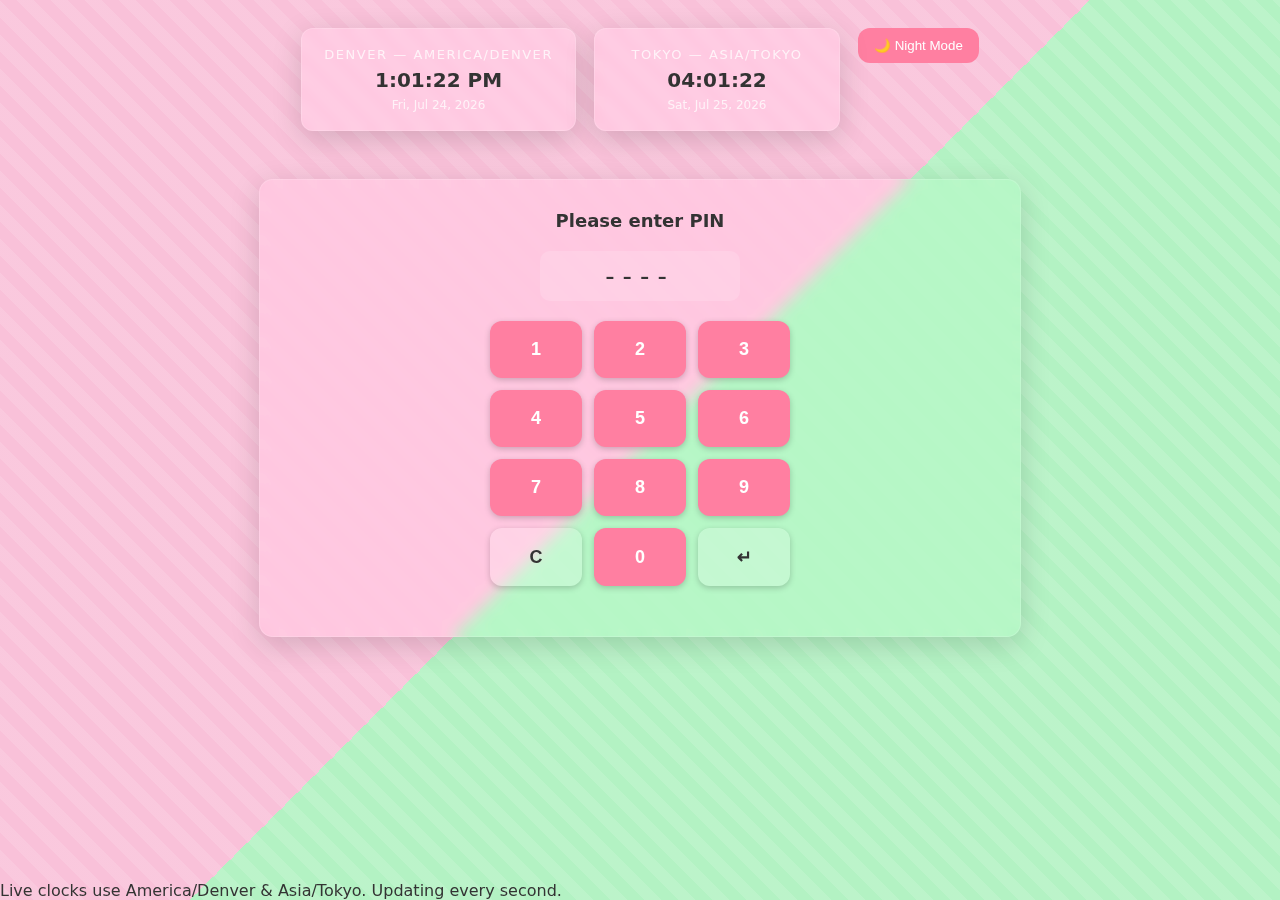
<file: love/index.html>
<!doctype html>
<html lang="en">
<head>
  <meta charset="utf-8" />
  <meta name="viewport" content="width=device-width,initial-scale=1" />
  <title>Serenity ❤️</title>
  <link rel="stylesheet" href="style.css">
</head>
<body>
  <div class="wrap">
    <header>
      <div class="clock">
        <div class="tz">Denver — America/Denver</div>
        <div class="time" id="denverTime">--:--:--</div>
        <div class="date" id="denverDate">--</div>
      </div>
      <div class="clock">
        <div class="tz">Tokyo — Asia/Tokyo</div>
        <div class="time" id="japanTime">--:--:--</div>
        <div class="date" id="japanDate">--</div>
      </div>
      <button id="nightToggle" class="back-btn">🌙 Night Mode</button>
    </header>

    <main>
      <!-- LOGIN CARD -->
      <section class="card" id="loginCard">
        <div class="headline">Please enter PIN</div>
        <div class="pin-display" id="pinDisplay">----</div>
        <div class="pinpad">
          <button>1</button><button>2</button><button>3</button>
          <button>4</button><button>5</button><button>6</button>
          <button>7</button><button>8</button><button>9</button>
          <button class="special" data-action="clear">C</button>
          <button>0</button>
          <button class="special" data-action="enter">↵</button>
        </div>
        <div class="hint" id="feedback"></div>
      </section>

      <!-- MONTHS CARD -->
      <section class="card" id="monthsCard" style="display:none;">
        <div class="months" id="monthsContainer"></div>
      </section>

      <!-- NOTE CARD -->
      <section class="card" id="noteCard" style="display:none;">
        <button class="back-btn" id="backBtn">← Back</button>
        <h3 id="noteTitle"></h3>
        <div class="note-area">
          <textarea id="noteText" readonly></textarea>
        </div>
      </section>
    </main>

    <footer id="footer">
      Live clocks use America/Denver & Asia/Tokyo. Updating every second.
    </footer>
  </div>

  <script src="script.js"></script>
</body>
</html>
</file>
<file: love/style.css>
:root {
  --bg: 
    repeating-linear-gradient(
      45deg, 
      rgba(255,255,255,0.12), 
      rgba(255,255,255,0.12) 12px, 
      transparent 12px, 
      transparent 24px
    ),
    linear-gradient(135deg, #f9c1d9 50%, #b3f2c3 50%);
  --card: rgba(255, 255, 255, 0.1);
  --glass-border: rgba(255, 255, 255, 0.15);
  --accent: #ff7fa1; 
  --accent2: #6ed19c; 
  --muted: rgba(255, 255, 255, 0.75);
  --radius: 14px;
  --shadow: 0 8px 30px rgba(0,0,0,0.15);
  --text-color: #333;
  font-family: 'Inter', system-ui, -apple-system, "Segoe UI", Roboto, "Helvetica Neue", Arial;
}

/* NIGHT MODE */
body.night {
  --card: rgba(20, 30, 50, 0.6);
  --glass-border: rgba(255,255,255,0.1);
  --accent: #ff4f7a;
  --accent2: #4ee08f;
  --muted: rgba(255,255,255,0.5);
  --text-color: #eee;
  background: 
    repeating-linear-gradient(
      45deg, 
      rgba(255,255,255,0.05), 
      rgba(255,255,255,0.05) 12px, 
      transparent 12px, 
      transparent 24px
    ),
    linear-gradient(135deg, #0b1c3f 50%, #1b3d5a 50%);
}

html, body {
  height: 100%;
  margin: 0;
  overflow-x: hidden; /* prevent horizontal scroll on mobile */
  background: var(--bg);
  color: var(--text-color);
}

.wrap {
  min-height: 100vh;
  display: flex;
  flex-direction: column;
  width: 100%;       /* ensure no horizontal leaks */
  background: inherit; /* inherit body background for night mode */
}

header {
  display: flex;
  gap: 18px;
  align-items: center;
  justify-content: center;
  padding: 28px 20px;
  flex-wrap: wrap;
}

.clock {
  background: rgba(255,255,255,0.15);
  border: 1px solid var(--glass-border);
  box-shadow: var(--shadow);
  padding: 18px 22px;
  border-radius: 12px;
  min-width: 200px;
  text-align: center;
  backdrop-filter: blur(6px) saturate(120%);
}

.tz { font-size: 13px; text-transform: uppercase; letter-spacing: 0.12em; color: var(--muted); margin-bottom: 6px; }
.time { font-size: 20px; font-weight: 700; }
.date { font-size: 12px; color: var(--muted); margin-top: 6px; }

main {
  flex: 1;
  display: flex;
  flex-direction: column;
  align-items: center;
  justify-content: flex-start;
  padding: 20px;
}

.card {
  width: clamp(300px, 90%, 700px);
  background: var(--card);
  border-radius: var(--radius);
  padding: 30px;
  border: 1px solid var(--glass-border);
  box-shadow: var(--shadow);
  display: flex;
  flex-direction: column;
  align-items: center;
  gap: 20px;
  backdrop-filter: blur(8px) saturate(120%);
}

.headline { font-size: 18px; font-weight: 600; text-align: center; }

.pin-display {
  font-size: 26px;
  letter-spacing: 8px;
  background: rgba(255,255,255,0.15);
  padding: 10px 20px;
  border-radius: 10px;
  min-width: 160px;
  text-align: center;
  color: var(--text-color);
}

.pinpad {
  display: grid;
  grid-template-columns: repeat(3,1fr);
  gap: 12px;
  width: 100%;
  max-width: 300px;
}

.pinpad button {
  padding: 18px;
  font-size: 18px;
  font-weight: 600;
  border-radius: 12px;
  border: none;
  cursor: pointer;
  background: var(--accent);
  color: white;
  box-shadow: 0 2px 6px rgba(0,0,0,0.2);
  transition: background 0.3s, transform 0.2s;
}

.pinpad button:hover { background: var(--accent2); transform: scale(1.05); }
.pinpad button.special { background: rgba(255,255,255,0.2); color: var(--text-color); }

.hint { font-size: 13px; color: var(--muted); text-align: center; }

.months { display: flex; flex-direction: column; gap: 20px; width: 100%; }
.month { background: rgba(255,255,255,0.1); padding: 20px; border-radius: 12px; }
.month h3 { text-align: center; margin: 0 0 15px; font-weight: 600; }

.days { display: flex; flex-wrap: wrap; gap: 6px; justify-content: center; }
.days button {
  padding: 8px 12px;
  border-radius: 8px;
  border: none;
  cursor: pointer;
  background: rgba(255,255,255,0.2);
  color: var(--text-color);
  transition: all 0.2s;
}
.days button:hover { background: var(--accent2); transform: scale(1.05); color: white; }
.days button.marked { background: var(--accent); box-shadow: 0 0 12px var(--accent); color: white; }

.note-area { width: 100%; display: flex; flex-direction: column; gap: 12px; }
.note-area textarea {
  width: 100%;
  height: 180px;
  border-radius: 16px;
  padding: 14px;
  border: none;
  background: rgba(255,255,255,0.1);
  color: var(--text-color);
  font-size: 14px;
  resize: none;
  box-shadow: inset 0 2px 6px rgba(0,0,0,0.1);
  backdrop-filter: blur(6px) saturate(120%);
  transition: all 0.25s ease;
}
.note-area textarea:focus { outline:none; background: rgba(255,255,255,0.2); box-shadow: inset 0 2px 6px rgba(0,0,0,0.2), 0 0 10px var(--accent); }

.back-btn { align-self: flex-start; padding: 10px 16px; background: var(--accent); border: none; border-radius: 12px; color: white; cursor: pointer; transition: all 0.2s; }
.back-btn:hover { transform: scale(1.05); box-shadow: 0 4px 15px rgba(0,0,0,0.2); }

#noteText { font-weight: 500; }

/* HIDE FOOTER ON MONTHS PAGE */
body.months-active footer { display: none; }

/* MOBILE ADJUSTMENTS */
@media (max-width: 480px) {

  header {
    flex-direction: column;
    gap: 10px;
    padding: 15px;
  }

  .clock {
    min-width: 100%;
    padding: 10px 12px;
  }

  .tz { font-size: 11px; }
  .time { font-size: 16px; }
  .date { font-size: 10px; }

  .card {
    padding: 15px;
    width: 95%;
  }

  .pin-display {
    font-size: 20px;
    letter-spacing: 6px;
    padding: 8px 12px;
    min-width: 120px;
  }

  .pinpad button {
    font-size: 16px;
    padding: 12px;
  }

  .note-area textarea {
    font-size: 13px;
    height: 140px;
    padding: 10px;
  }

  .month { padding: 15px; }
  .days button {
    padding: 6px 10px;
    font-size: 12px;
  }

  #nightToggle, .back-btn {
    padding: 8px 12px;
    font-size: 14px;
  }
}
</file>
